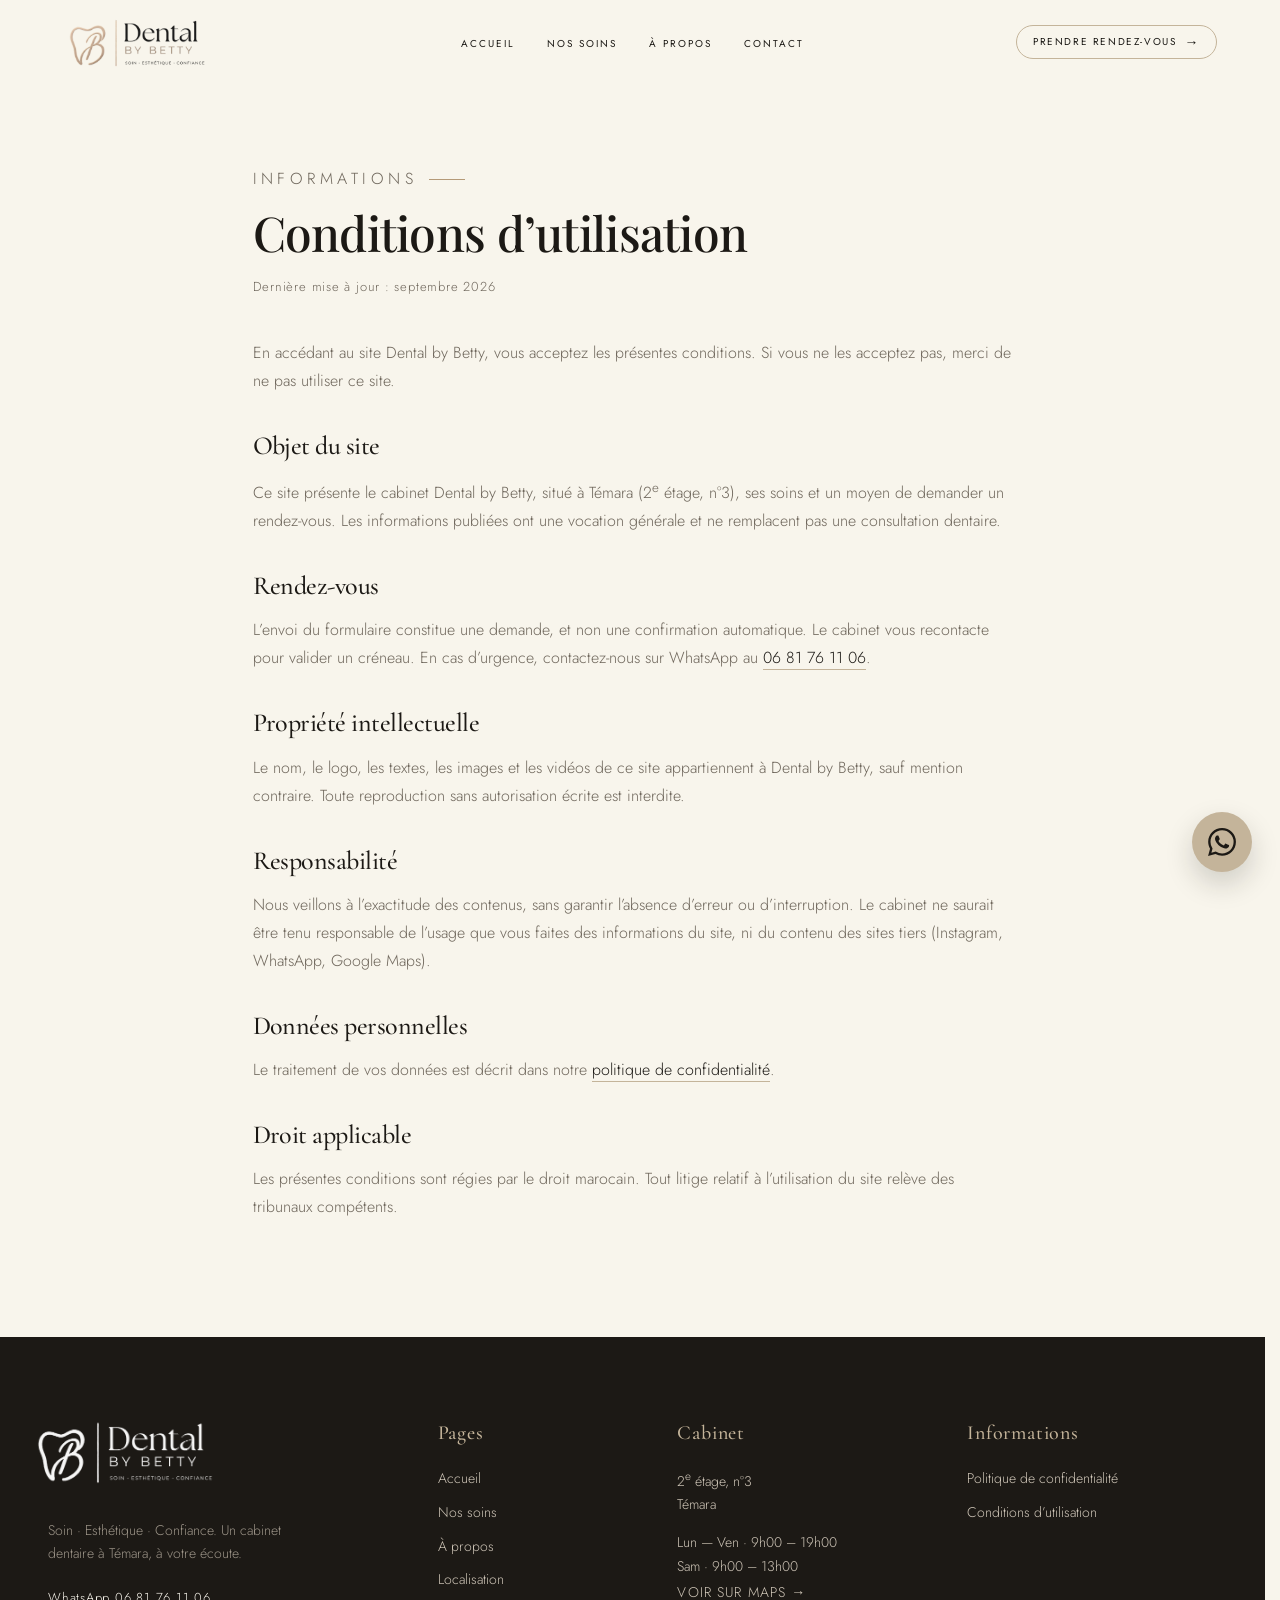
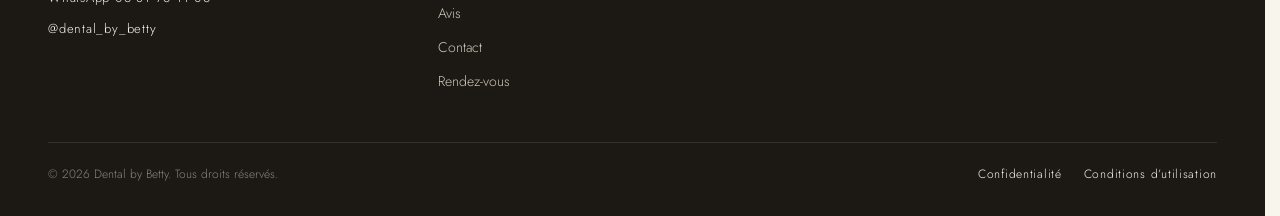
<file: conditions-utilisation.html>
<!DOCTYPE html>
<html lang="fr">
  <head>
    <meta charset="UTF-8" />
    <meta name="viewport" content="width=device-width, initial-scale=1.0" />
    <title>Conditions d’utilisation | Dentiste Témara — Dental by Betty</title>
    <meta
      name="description"
      content="Conditions d’utilisation du site Dental by Betty, cabinet dentaire à Témara près de Rabat."
    />
    <meta name="robots" content="index, follow" />
    <link rel="canonical" href="conditions-utilisation.html" />
    <link rel="icon" type="image/png" href="assets/logo-mark.png" />
    <link rel="preconnect" href="https://fonts.googleapis.com" />
    <link rel="preconnect" href="https://fonts.gstatic.com" crossorigin />
    <link
      href="https://fonts.googleapis.com/css2?family=Cormorant+Garamond:ital,wght@0,400;0,500;0,600;1,400&family=Playfair+Display:wght@400;500;600&family=Jost:wght@300;400;500&display=swap"
      rel="stylesheet"
    />
    <link rel="stylesheet" href="css/style.css?v=50" />
  </head>
  <body>
    <header class="site-header" id="top">
      <nav class="navbar" aria-label="Navigation principale">
        <a class="brand" href="index.html#accueil">
          <img
            class="brand-logo"
            src="assets/logo-header.png"
            alt="Dental by Betty"
            width="178"
            height="56"
          />
        </a>

        <ul class="nav-links" id="nav-links">
          <li>
            <a class="nav-link" href="index.html#accueil">Accueil</a>
          </li>
          <li>
            <a class="nav-link" href="index.html#soins">Nos soins</a>
          </li>
          <li>
            <a class="nav-link" href="index.html#apropos">À propos</a>
          </li>
          <li>
            <a class="nav-link" href="index.html#contact">Contact</a>
          </li>
          <li class="nav-mobile-cta">
            <a class="nav-cta" href="index.html#rendez-vous">
              Prendre rendez-vous
              <span class="nav-cta-arrow" aria-hidden="true">→</span>
            </a>
          </li>
        </ul>

        <a class="nav-cta" href="index.html#rendez-vous">
          Prendre rendez-vous
          <span class="nav-cta-arrow" aria-hidden="true">→</span>
        </a>

        <button
          class="nav-toggle"
          type="button"
          aria-expanded="false"
          aria-controls="nav-links"
          aria-label="Ouvrir le menu"
        >
          <span></span>
          <span></span>
        </button>
      </nav>
    </header>

    <main class="legal">
      <div class="legal-inner">
        <p class="soins-kicker">Informations <span></span></p>
        <h1>Conditions d’utilisation</h1>
        <p class="legal-updated">Dernière mise à jour : septembre 2026</p>

        <p>
          En accédant au site Dental by Betty, vous acceptez les présentes
          conditions. Si vous ne les acceptez pas, merci de ne pas utiliser ce
          site.
        </p>

        <h2>Objet du site</h2>
        <p>
          Ce site présente le cabinet Dental by Betty, situé à Témara
          (2<sup>e</sup> étage, n°3), ses soins et un moyen de demander un
          rendez-vous. Les informations publiées ont une vocation générale et
          ne remplacent pas une consultation dentaire.
        </p>

        <h2>Rendez-vous</h2>
        <p>
          L’envoi du formulaire constitue une demande, et non une confirmation
          automatique. Le cabinet vous recontacte pour valider un créneau.
          En cas d’urgence, contactez-nous sur WhatsApp au
          <a href="https://wa.me/212681761106">06 81 76 11 06</a>.
        </p>

        <h2>Propriété intellectuelle</h2>
        <p>
          Le nom, le logo, les textes, les images et les vidéos de ce site
          appartiennent à Dental by Betty, sauf mention contraire. Toute
          reproduction sans autorisation écrite est interdite.
        </p>

        <h2>Responsabilité</h2>
        <p>
          Nous veillons à l’exactitude des contenus, sans garantir l’absence
          d’erreur ou d’interruption. Le cabinet ne saurait être tenu
          responsable de l’usage que vous faites des informations du site, ni
          du contenu des sites tiers (Instagram, WhatsApp, Google Maps).
        </p>

        <h2>Données personnelles</h2>
        <p>
          Le traitement de vos données est décrit dans notre
          <a href="politique-confidentialite.html"
            >politique de confidentialité</a
          >.
        </p>

        <h2>Droit applicable</h2>
        <p>
          Les présentes conditions sont régies par le droit marocain. Tout
          litige relatif à l’utilisation du site relève des tribunaux
          compétents.
        </p>
      </div>
    </main>

    <footer class="site-footer">
      <div class="footer-inner">
        <div class="footer-grid">
          <div class="footer-brand-col">
            <a class="footer-brand" href="index.html#accueil">
              <img src="assets/logo-header.png" alt="Dental by Betty" />
            </a>
            <p class="footer-tagline">
              Soin · Esthétique · Confiance. Un cabinet dentaire à Témara,
              à votre écoute.
            </p>
            <div class="footer-contacts">
              <a
                href="https://wa.me/212681761106"
                target="_blank"
                rel="noopener noreferrer"
                >WhatsApp 06 81 76 11 06</a
              >
              <a
                href="https://instagram.com/dental_by_betty"
                target="_blank"
                rel="noopener noreferrer"
                >@dental_by_betty</a
              >
            </div>
          </div>

          <nav class="footer-col" aria-label="Pages">
            <h3>Pages</h3>
            <ul>
              <li><a href="index.html#accueil">Accueil</a></li>
              <li><a href="index.html#soins">Nos soins</a></li>
              <li><a href="index.html#apropos">À propos</a></li>
              <li><a href="index.html#location">Localisation</a></li>
              <li><a href="index.html#avis">Avis</a></li>
              <li><a href="index.html#contact">Contact</a></li>
              <li><a href="index.html#rendez-vous">Rendez-vous</a></li>
            </ul>
          </nav>

          <div class="footer-col">
            <h3>Cabinet</h3>
            <p>
              2<sup>e</sup> étage, n°3<br />
              Témara
            </p>
            <p>
              Lun — Ven · 9h00 – 19h00<br />
              Sam · 9h00 – 13h00
            </p>
            <a
              class="footer-map"
              href="https://www.google.com/maps?q=33.927513,-6.897366"
              target="_blank"
              rel="noopener noreferrer"
              >Voir sur Maps →</a
            >
          </div>

          <nav class="footer-col" aria-label="Informations légales">
            <h3>Informations</h3>
            <ul>
              <li>
                <a href="politique-confidentialite.html"
                  >Politique de confidentialité</a
                >
              </li>
              <li>
                <a href="conditions-utilisation.html"
                  >Conditions d’utilisation</a
                >
              </li>
            </ul>
          </nav>
        </div>

        <div class="footer-bottom">
          <p>
            © <span id="year"></span> Dental by Betty. Tous droits réservés.
          </p>
          <div class="footer-bottom-links">
            <a href="politique-confidentialite.html">Confidentialité</a>
            <a href="conditions-utilisation.html">Conditions d’utilisation</a>
          </div>
        </div>
      </div>
    </footer>

    <a
      class="whatsapp-fab"
      href="https://wa.me/212681761106"
      target="_blank"
      rel="noopener noreferrer"
      aria-label="WhatsApp 06 81 76 11 06"
    >
      <svg viewBox="0 0 24 24" aria-hidden="true">
        <path
          d="M17.472 14.382c-.297-.149-1.758-.867-2.03-.967-.273-.099-.471-.148-.67.15-.197.297-.767.966-.94 1.164-.173.199-.347.223-.644.075-.297-.15-1.255-.463-2.39-1.475-.883-.788-1.48-1.761-1.653-2.059-.173-.297-.018-.458.13-.606.134-.133.298-.347.446-.52.149-.174.198-.298.298-.497.099-.198.05-.371-.025-.52-.075-.149-.669-1.612-.916-2.207-.242-.579-.487-.5-.669-.51-.173-.008-.371-.01-.57-.01-.198 0-.52.074-.792.372-.272.297-1.04 1.016-1.04 2.479 0 1.462 1.065 2.875 1.213 3.074.149.198 2.096 3.2 5.077 4.487.709.306 1.262.489 1.694.625.712.227 1.36.195 1.871.118.571-.085 1.758-.719 2.006-1.413.248-.694.248-1.289.173-1.413-.074-.124-.272-.198-.57-.347m-5.421 7.403h-.004a9.87 9.87 0 01-5.031-1.378l-.361-.214-3.741.982.998-3.648-.235-.374a9.86 9.86 0 01-1.51-5.26c.001-5.45 4.436-9.884 9.888-9.884 2.64 0 5.122 1.03 6.988 2.898a9.825 9.825 0 012.893 6.994c-.003 5.45-4.435 9.884-9.885 9.884m8.413-18.297A11.815 11.815 0 0012.05 0C5.495 0 .16 5.335.157 11.892c0 2.096.547 4.142 1.588 5.945L.057 24l6.305-1.654a11.882 11.882 0 005.683 1.448h.005c6.554 0 11.89-5.335 11.893-11.893a11.821 11.821 0 00-3.48-8.413z"
        />
      </svg>
    </a>
    <script src="js/main.js?v=12"></script>
  </body>
</html>
</file>
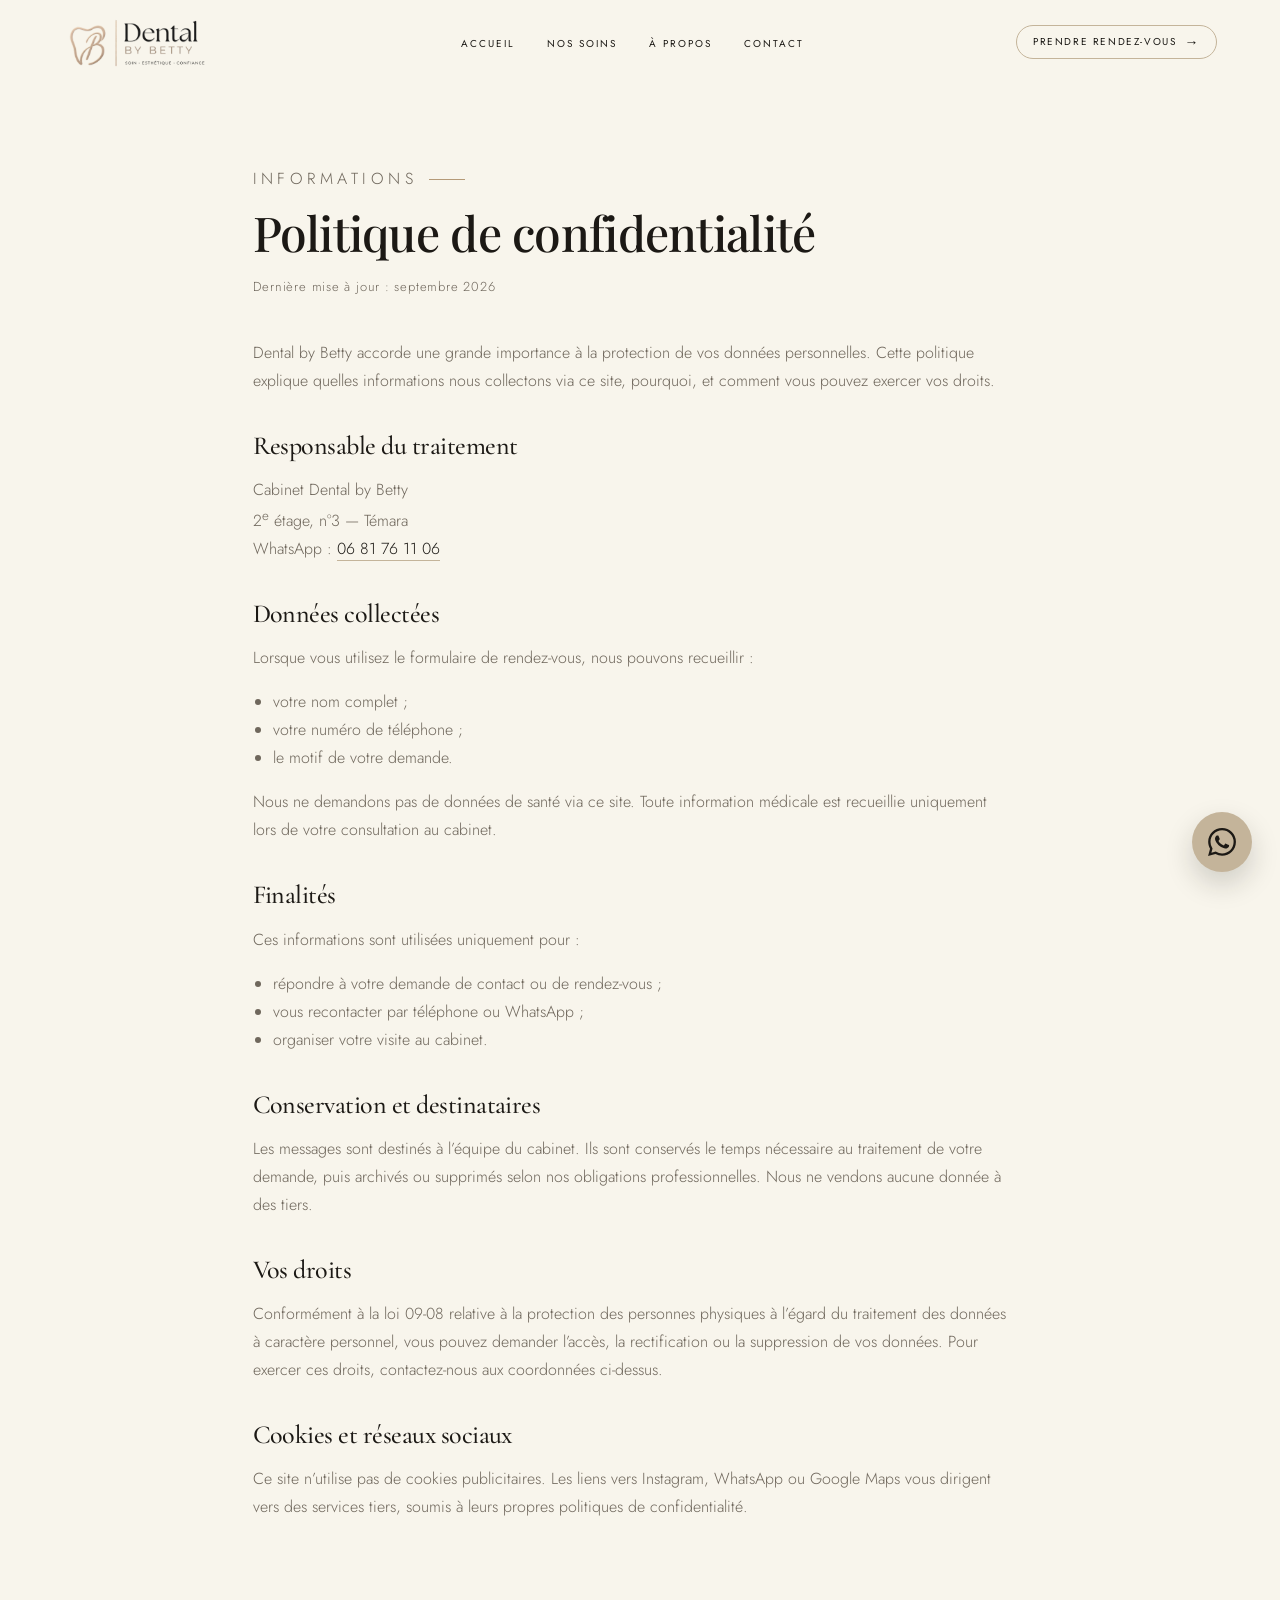
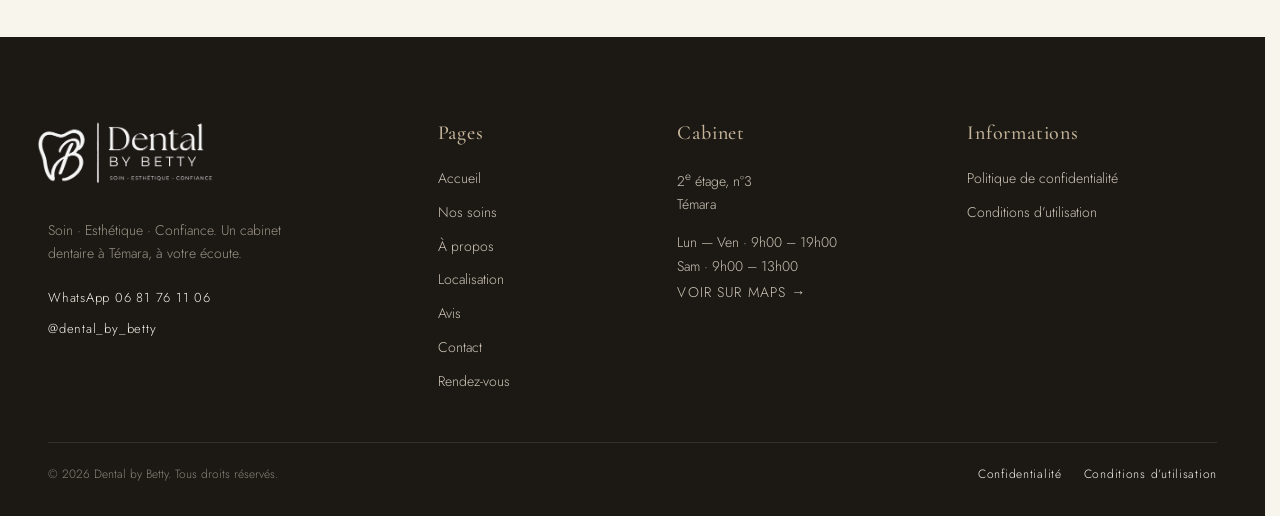
<file: politique-confidentialite.html>
<!DOCTYPE html>
<html lang="fr">
  <head>
    <meta charset="UTF-8" />
    <meta name="viewport" content="width=device-width, initial-scale=1.0" />
    <title>Politique de confidentialité | Dentiste Témara — Dental by Betty</title>
    <meta
      name="description"
      content="Politique de confidentialité du cabinet dentaire Dental by Betty à Témara, proche de Rabat."
    />
    <meta name="robots" content="index, follow" />
    <link rel="canonical" href="politique-confidentialite.html" />
    <link rel="icon" type="image/png" href="assets/logo-mark.png" />
    <link rel="preconnect" href="https://fonts.googleapis.com" />
    <link rel="preconnect" href="https://fonts.gstatic.com" crossorigin />
    <link
      href="https://fonts.googleapis.com/css2?family=Cormorant+Garamond:ital,wght@0,400;0,500;0,600;1,400&family=Playfair+Display:wght@400;500;600&family=Jost:wght@300;400;500&display=swap"
      rel="stylesheet"
    />
    <link rel="stylesheet" href="css/style.css?v=50" />
  </head>
  <body>
    <header class="site-header" id="top">
      <nav class="navbar" aria-label="Navigation principale">
        <a class="brand" href="index.html#accueil">
          <img
            class="brand-logo"
            src="assets/logo-header.png"
            alt="Dental by Betty"
            width="178"
            height="56"
          />
        </a>

        <ul class="nav-links" id="nav-links">
          <li>
            <a class="nav-link" href="index.html#accueil">Accueil</a>
          </li>
          <li>
            <a class="nav-link" href="index.html#soins">Nos soins</a>
          </li>
          <li>
            <a class="nav-link" href="index.html#apropos">À propos</a>
          </li>
          <li>
            <a class="nav-link" href="index.html#contact">Contact</a>
          </li>
          <li class="nav-mobile-cta">
            <a class="nav-cta" href="index.html#rendez-vous">
              Prendre rendez-vous
              <span class="nav-cta-arrow" aria-hidden="true">→</span>
            </a>
          </li>
        </ul>

        <a class="nav-cta" href="index.html#rendez-vous">
          Prendre rendez-vous
          <span class="nav-cta-arrow" aria-hidden="true">→</span>
        </a>

        <button
          class="nav-toggle"
          type="button"
          aria-expanded="false"
          aria-controls="nav-links"
          aria-label="Ouvrir le menu"
        >
          <span></span>
          <span></span>
        </button>
      </nav>
    </header>

    <main class="legal">
      <div class="legal-inner">
        <p class="soins-kicker">Informations <span></span></p>
        <h1>Politique de confidentialité</h1>
        <p class="legal-updated">Dernière mise à jour : septembre 2026</p>

        <p>
          Dental by Betty accorde une grande importance à la protection de vos
          données personnelles. Cette politique explique quelles informations
          nous collectons via ce site, pourquoi, et comment vous pouvez exercer
          vos droits.
        </p>

        <h2>Responsable du traitement</h2>
        <p>
          Cabinet Dental by Betty<br />
          2<sup>e</sup> étage, n°3 — Témara<br />
          WhatsApp :
          <a href="https://wa.me/212681761106">06 81 76 11 06</a>
        </p>

        <h2>Données collectées</h2>
        <p>
          Lorsque vous utilisez le formulaire de rendez-vous, nous pouvons
          recueillir :
        </p>
        <ul>
          <li>votre nom complet ;</li>
          <li>votre numéro de téléphone ;</li>
          <li>le motif de votre demande.</li>
        </ul>
        <p>
          Nous ne demandons pas de données de santé via ce site. Toute
          information médicale est recueillie uniquement lors de votre
          consultation au cabinet.
        </p>

        <h2>Finalités</h2>
        <p>Ces informations sont utilisées uniquement pour :</p>
        <ul>
          <li>répondre à votre demande de contact ou de rendez-vous ;</li>
          <li>vous recontacter par téléphone ou WhatsApp ;</li>
          <li>organiser votre visite au cabinet.</li>
        </ul>

        <h2>Conservation et destinataires</h2>
        <p>
          Les messages sont destinés à l’équipe du cabinet. Ils sont conservés
          le temps nécessaire au traitement de votre demande, puis archivés ou
          supprimés selon nos obligations professionnelles. Nous ne vendons
          aucune donnée à des tiers.
        </p>

        <h2>Vos droits</h2>
        <p>
          Conformément à la loi 09-08 relative à la protection des personnes
          physiques à l’égard du traitement des données à caractère personnel,
          vous pouvez demander l’accès, la rectification ou la suppression de
          vos données. Pour exercer ces droits, contactez-nous aux coordonnées
          ci-dessus.
        </p>

        <h2>Cookies et réseaux sociaux</h2>
        <p>
          Ce site n’utilise pas de cookies publicitaires. Les liens vers
          Instagram, WhatsApp ou Google Maps vous dirigent vers des services
          tiers, soumis à leurs propres politiques de confidentialité.
        </p>
      </div>
    </main>

    <footer class="site-footer">
      <div class="footer-inner">
        <div class="footer-grid">
          <div class="footer-brand-col">
            <a class="footer-brand" href="index.html#accueil">
              <img src="assets/logo-header.png" alt="Dental by Betty" />
            </a>
            <p class="footer-tagline">
              Soin · Esthétique · Confiance. Un cabinet dentaire à Témara,
              à votre écoute.
            </p>
            <div class="footer-contacts">
              <a
                href="https://wa.me/212681761106"
                target="_blank"
                rel="noopener noreferrer"
                >WhatsApp 06 81 76 11 06</a
              >
              <a
                href="https://instagram.com/dental_by_betty"
                target="_blank"
                rel="noopener noreferrer"
                >@dental_by_betty</a
              >
            </div>
          </div>

          <nav class="footer-col" aria-label="Pages">
            <h3>Pages</h3>
            <ul>
              <li><a href="index.html#accueil">Accueil</a></li>
              <li><a href="index.html#soins">Nos soins</a></li>
              <li><a href="index.html#apropos">À propos</a></li>
              <li><a href="index.html#location">Localisation</a></li>
              <li><a href="index.html#avis">Avis</a></li>
              <li><a href="index.html#contact">Contact</a></li>
              <li><a href="index.html#rendez-vous">Rendez-vous</a></li>
            </ul>
          </nav>

          <div class="footer-col">
            <h3>Cabinet</h3>
            <p>
              2<sup>e</sup> étage, n°3<br />
              Témara
            </p>
            <p>
              Lun — Ven · 9h00 – 19h00<br />
              Sam · 9h00 – 13h00
            </p>
            <a
              class="footer-map"
              href="https://www.google.com/maps?q=33.927513,-6.897366"
              target="_blank"
              rel="noopener noreferrer"
              >Voir sur Maps →</a
            >
          </div>

          <nav class="footer-col" aria-label="Informations légales">
            <h3>Informations</h3>
            <ul>
              <li>
                <a href="politique-confidentialite.html"
                  >Politique de confidentialité</a
                >
              </li>
              <li>
                <a href="conditions-utilisation.html"
                  >Conditions d’utilisation</a
                >
              </li>
            </ul>
          </nav>
        </div>

        <div class="footer-bottom">
          <p>
            © <span id="year"></span> Dental by Betty. Tous droits réservés.
          </p>
          <div class="footer-bottom-links">
            <a href="politique-confidentialite.html">Confidentialité</a>
            <a href="conditions-utilisation.html">Conditions d’utilisation</a>
          </div>
        </div>
      </div>
    </footer>

    <a
      class="whatsapp-fab"
      href="https://wa.me/212681761106"
      target="_blank"
      rel="noopener noreferrer"
      aria-label="WhatsApp 06 81 76 11 06"
    >
      <svg viewBox="0 0 24 24" aria-hidden="true">
        <path
          d="M17.472 14.382c-.297-.149-1.758-.867-2.03-.967-.273-.099-.471-.148-.67.15-.197.297-.767.966-.94 1.164-.173.199-.347.223-.644.075-.297-.15-1.255-.463-2.39-1.475-.883-.788-1.48-1.761-1.653-2.059-.173-.297-.018-.458.13-.606.134-.133.298-.347.446-.52.149-.174.198-.298.298-.497.099-.198.05-.371-.025-.52-.075-.149-.669-1.612-.916-2.207-.242-.579-.487-.5-.669-.51-.173-.008-.371-.01-.57-.01-.198 0-.52.074-.792.372-.272.297-1.04 1.016-1.04 2.479 0 1.462 1.065 2.875 1.213 3.074.149.198 2.096 3.2 5.077 4.487.709.306 1.262.489 1.694.625.712.227 1.36.195 1.871.118.571-.085 1.758-.719 2.006-1.413.248-.694.248-1.289.173-1.413-.074-.124-.272-.198-.57-.347m-5.421 7.403h-.004a9.87 9.87 0 01-5.031-1.378l-.361-.214-3.741.982.998-3.648-.235-.374a9.86 9.86 0 01-1.51-5.26c.001-5.45 4.436-9.884 9.888-9.884 2.64 0 5.122 1.03 6.988 2.898a9.825 9.825 0 012.893 6.994c-.003 5.45-4.435 9.884-9.885 9.884m8.413-18.297A11.815 11.815 0 0012.05 0C5.495 0 .16 5.335.157 11.892c0 2.096.547 4.142 1.588 5.945L.057 24l6.305-1.654a11.882 11.882 0 005.683 1.448h.005c6.554 0 11.89-5.335 11.893-11.893a11.821 11.821 0 00-3.48-8.413z"
        />
      </svg>
    </a>
    <script src="js/main.js?v=12"></script>
  </body>
</html>
</file>
<file: css/style.css>
:root {
  --bg: #f8f5ec;
  --ink: #1c1915;
  --muted: #6f675c;
  --gold: #c4b49a;
  --gold-strong: #b59a78;
  --line: rgba(28, 25, 21, 0.08);
  --serif: "Cormorant Garamond", "Times New Roman", serif;
  --sans: "Jost", "Helvetica Neue", sans-serif;
}

*,
*::before,
*::after {
  box-sizing: border-box;
}

html {
  scroll-behavior: smooth;
  scrollbar-gutter: stable;
  scroll-padding-top: 88px;
}

body {
  margin: 0;
  background: var(--bg);
  color: var(--ink);
  font-family: var(--sans);
  font-weight: 300;
  line-height: 1.6;
  overflow-x: hidden;
}

img {
  max-width: 100%;
  display: block;
}

a {
  color: inherit;
  text-decoration: none;
}

.site-header {
  position: sticky;
  top: 0;
  z-index: 40;
  background: var(--bg);
  border-bottom: 1px solid transparent;
  transition: box-shadow 0.3s ease, border-color 0.3s ease;
}

.navbar {
  position: relative;
  display: flex;
  align-items: center;
  justify-content: space-between;
  max-width: 1360px;
  margin: 0 auto;
  padding: 14px 48px;
  min-height: 68px;
  transition: padding 0.3s ease, min-height 0.3s ease;
}

.brand {
  display: inline-flex;
  align-items: center;
  position: relative;
  z-index: 2;
}

.brand-logo {
  display: block;
  height: 56px;
  width: 178px;
  object-fit: cover;
  object-position: center;
  transition: height 0.3s ease, width 0.3s ease;
}

.site-header.is-scrolled {
  box-shadow: 0 6px 20px rgba(28, 25, 21, 0.05);
  border-bottom-color: rgba(28, 25, 21, 0.06);
}

.site-header.is-scrolled .navbar {
  padding-top: 8px;
  padding-bottom: 8px;
  min-height: 58px;
}

.site-header.is-scrolled .brand-logo {
  height: 48px;
  width: 152px;
}

.nav-links {
  position: absolute;
  left: 50%;
  transform: translateX(-50%);
  display: flex;
  align-items: center;
  gap: 32px;
  list-style: none;
  margin: 0;
  padding: 0;
}

.nav-mobile-cta {
  display: none;
}

.nav-link {
  position: relative;
  font-size: 10px;
  font-weight: 400;
  letter-spacing: 0.2em;
  text-transform: uppercase;
  color: var(--ink);
  padding-bottom: 6px;
}

.nav-link::after {
  content: "";
  position: absolute;
  left: 0;
  bottom: 0;
  width: 100%;
  height: 1.5px;
  background: var(--gold-strong);
  transform: scaleX(0);
  transform-origin: left;
  transition: transform 0.25s ease;
}

.nav-link.is-active::after,
.nav-link:hover::after {
  transform: scaleX(1);
}

.nav-cta {
  position: relative;
  z-index: 2;
  display: inline-flex;
  align-items: center;
  gap: 8px;
  padding: 8px 16px;
  border: 1px solid var(--gold);
  border-radius: 999px;
  font-size: 10px;
  font-weight: 400;
  letter-spacing: 0.16em;
  text-transform: uppercase;
  color: #1a1814;
  background: transparent;
  cursor: pointer;
  transition: background 0.25s ease, color 0.25s ease, border-color 0.25s ease;
}

.nav-cta:hover {
  background: var(--ink);
  color: var(--bg);
  border-color: var(--ink);
}

.nav-cta-arrow {
  font-size: 14px;
  line-height: 1;
}

.nav-toggle {
  display: none;
  width: 36px;
  height: 36px;
  margin-left: auto;
  border: 1px solid var(--gold-strong);
  border-radius: 999px;
  background: var(--bg);
  padding: 0;
  cursor: pointer;
  z-index: 3;
  flex-direction: column;
  align-items: center;
  justify-content: center;
  gap: 5px;
}

.nav-toggle span {
  display: block;
  width: 16px;
  height: 1.5px;
  margin: 0;
  background: var(--ink);
}

.section {
  max-width: 1100px;
  margin: 0 auto;
  padding: 88px 40px;
}

.hero {
  position: relative;
  min-height: calc(100svh - 68px);
  display: flex;
  align-items: center;
  overflow: hidden;
  background-color: var(--bg);
  background-image: url("../assets/hero.png");
  background-repeat: no-repeat;
  background-size: auto 100%;
  background-position: right center;
}

.hero::before {
  content: "";
  position: absolute;
  inset: 0;
  background: linear-gradient(
    90deg,
    var(--bg) 0%,
    var(--bg) 34%,
    rgba(248, 245, 236, 0.72) 46%,
    rgba(248, 245, 236, 0) 62%
  );
  pointer-events: none;
}

.hero::after {
  content: "";
  position: absolute;
  left: 0;
  right: 0;
  bottom: 0;
  height: 280px;
  background: linear-gradient(
    180deg,
    rgba(248, 245, 236, 0) 0%,
    rgba(248, 245, 236, 0.45) 40%,
    rgba(248, 245, 236, 0.85) 75%,
    var(--bg) 100%
  );
  pointer-events: none;
}

.hero-inner {
  position: relative;
  z-index: 1;
  width: 100%;
  max-width: 1360px;
  margin: 0 auto;
  padding: 72px 48px 88px;
}

.hero-copy {
  max-width: 520px;
}

.hero-eyebrow,
.eyebrow {
  margin: 0 0 18px;
  font-size: 11px;
  letter-spacing: 0.32em;
  text-transform: uppercase;
  color: var(--gold-strong);
}

.hero-eyebrow {
  margin-bottom: 22px;
  letter-spacing: 0.24em;
  color: #9a9388;
}

h1,
h2,
h3 {
  font-family: var(--serif);
  font-weight: 500;
  letter-spacing: -0.02em;
}

h1 {
  margin: 0 0 22px;
  font-family: "Playfair Display", var(--serif);
  font-size: clamp(34px, 3.6vw, 50px);
  font-weight: 500;
  line-height: 1.16;
  letter-spacing: -0.015em;
}

.hero-title-gold {
  color: #c8b396;
}

.hero-title-end {
  white-space: nowrap;
}

h2 {
  margin: 0 0 20px;
  font-size: clamp(32px, 5vw, 52px);
  line-height: 1.12;
}

h3 {
  margin: 12px 0;
  font-size: 28px;
}

.hero-lead,
.about-copy p,
.card p,
.contact-grid p {
  color: var(--muted);
}

.hero-lead {
  max-width: 400px;
  margin: 0 0 30px;
  font-size: 15px;
  line-height: 1.7;
  color: #7a746b;
}

.hero-cta {
  display: inline-flex;
  align-items: center;
  gap: 10px;
  padding: 15px 28px;
  border: 1px solid var(--gold);
  border-radius: 999px;
  background: var(--gold);
  color: #1a1814;
  font-size: 11px;
  font-weight: 400;
  letter-spacing: 0.16em;
  text-transform: uppercase;
  cursor: pointer;
  transition: background 0.25s ease, color 0.25s ease, border-color 0.25s ease;
}

.hero-cta:hover {
  background: var(--ink);
  border-color: var(--ink);
  color: var(--bg);
}

.hero .hero-cta {
  background: transparent;
  border-color: var(--gold);
  color: #1a1814;
}

.hero .hero-cta:hover {
  background: var(--ink);
  border-color: var(--ink);
  color: var(--bg);
}

.soins {
  position: relative;
  min-height: 740px;
  padding: 110px 40px 120px;
  background-color: var(--bg);
  background-image: url("../assets/soins-bg.png");
  background-repeat: no-repeat;
  background-size: cover;
  background-position: center 82%;
}

.soins::before {
  content: "";
  position: absolute;
  left: 0;
  right: 0;
  top: 0;
  height: 320px;
  background: linear-gradient(
    180deg,
    var(--bg) 0%,
    rgba(248, 245, 236, 0.82) 35%,
    rgba(248, 245, 236, 0.35) 70%,
    rgba(248, 245, 236, 0) 100%
  );
  pointer-events: none;
}

.soins-inner {
  position: relative;
  z-index: 1;
  max-width: 1180px;
  margin: 0 auto;
}

.soins-top {
  display: grid;
  grid-template-columns: 1.15fr 0.85fr;
  gap: 48px;
  align-items: end;
  margin-bottom: 48px;
}

.soins-kicker {
  display: flex;
  align-items: center;
  gap: 12px;
  margin: 0 0 16px;
  font-size: 11px;
  letter-spacing: 0.28em;
  text-transform: uppercase;
  color: #6f675c;
}

.soins-kicker span {
  width: 36px;
  height: 1px;
  background: #b59a78;
}

.soins-intro h2 {
  margin: 0;
  color: #1a1814;
  font-size: clamp(28px, 3.1vw, 42px);
  line-height: 1.22;
  font-weight: 600;
  letter-spacing: -0.01em;
}

.soins-intro .hero-title-gold {
  color: #a8885c;
}

.soins-lead {
  position: relative;
  margin: 0 0 10px;
  max-width: 360px;
  justify-self: end;
  font-size: 16px;
  line-height: 1.7;
  color: #4f4a43;
}

.soins-lead-line {
  display: block;
  width: 40px;
  height: 1px;
  margin-top: 18px;
  background: #c8b396;
}

.soins-cards {
  display: grid;
  grid-template-columns: repeat(4, 1fr);
  gap: 18px;
}

.soins-card {
  position: relative;
  overflow: hidden;
  padding: 36px 20px 30px;
  text-align: center;
  background: #fff;
  box-shadow: 0 8px 28px rgba(28, 25, 21, 0.05);
}

.soins-card::before {
  content: "";
  position: absolute;
  inset: 0;
  background: url("../assets/hero.png") 72% 28% / cover no-repeat;
  opacity: 0.1;
  pointer-events: none;
}

.soins-card-photo {
  padding: 0;
  background: transparent;
  box-shadow: none;
}

.soins-card-photo::before {
  display: none;
}

.soins-card-photo img {
  width: 100%;
  height: auto;
  object-fit: cover;
  display: block;
}

.soins-card:nth-child(2)::before {
  background-position: 78% 32%;
}

.soins-card:nth-child(3)::before {
  background-position: 68% 24%;
}

.soins-card:nth-child(4)::before {
  background-position: 74% 36%;
}

.soins-icon {
  position: relative;
  z-index: 1;
  display: grid;
  place-items: center;
  width: 58px;
  height: 58px;
  margin: 0 auto 18px;
  border: 1px solid #c8b396;
  border-radius: 50%;
  color: #c4b08a;
}

.soins-icon svg {
  width: 22px;
  height: 22px;
}

.soins-card h3,
.soins-card p {
  position: relative;
  z-index: 1;
}

.soins-card h3 {
  margin: 0 0 10px;
  font-family: var(--sans);
  font-size: 11px;
  font-weight: 400;
  letter-spacing: 0.18em;
  text-transform: uppercase;
}

.soins-card p {
  margin: 0 auto;
  max-width: 200px;
  font-size: 13px;
  line-height: 1.55;
  color: #8a8378;
}

.soins-bottom {
  display: flex;
  align-items: center;
  justify-content: space-between;
  gap: 32px;
  margin-top: 36px;
  padding: 28px 32px;
  background: rgba(255, 255, 255, 0.82);
  backdrop-filter: blur(8px);
}

.soins-points {
  display: grid;
  grid-template-columns: repeat(3, 1fr);
  gap: 28px;
  flex: 1;
}

.soins-points strong {
  display: block;
  margin-bottom: 4px;
  font-family: var(--serif);
  font-size: 22px;
  font-weight: 500;
  color: #1a1814;
}

.soins-points span {
  font-size: 13px;
  color: #6f675c;
}

.section-heading {
  max-width: 640px;
  margin-bottom: 48px;
}

.about {
  padding: 100px 40px;
  background: #fbf8f2;
}

.about-inner {
  display: flex;
  justify-content: space-between;
  align-items: center;
  gap: 48px;
  max-width: 920px;
  margin: 0 auto;
}

.about-copy h2 {
  margin: 0 0 22px;
  font-size: clamp(32px, 4vw, 50px);
  line-height: 1.15;
  font-weight: 500;
  color: #1a1814;
}

.about-copy .hero-title-gold {
  color: #c8b396;
}

.about-copy p {
  max-width: 520px;
  margin: 0 0 28px;
  font-size: 16px;
  line-height: 1.75;
  color: #5c564d;
}

.about-more {
  display: inline-flex;
  align-items: center;
  gap: 10px;
  padding: 12px 22px;
  border: 1px solid var(--gold);
  border-radius: 999px;
  font-size: 11px;
  letter-spacing: 0.16em;
  text-transform: uppercase;
  color: #1a1814;
  background: var(--gold);
  cursor: pointer;
  transition: background 0.25s ease, color 0.25s ease, border-color 0.25s ease;
}

.about-more:hover {
  background: var(--ink);
  border-color: var(--ink);
  color: var(--bg);
}

.about-stats {
  margin: 0;
  display: grid;
  gap: 32px;
  flex: 0 0 200px;
}

.about-stats div {
  margin: 0;
}

.about-stats dt {
  font-family: var(--serif);
  font-size: clamp(42px, 4.5vw, 58px);
  font-weight: 500;
  line-height: 1;
  color: #1a1814;
}

.about-stats dd {
  margin: 10px 0 0;
  font-size: 12px;
  letter-spacing: 0.16em;
  text-transform: uppercase;
  color: #8a8378;
}

.location {
  padding: 40px 40px 100px;
  background: #fbf8f2;
}

.location-inner {
  display: grid;
  grid-template-columns: 0.85fr 1.15fr;
  gap: 48px;
  align-items: center;
  max-width: 1100px;
  margin: 0 auto;
}

.location-copy h2 {
  margin: 0 0 18px;
  font-size: clamp(32px, 4vw, 46px);
  line-height: 1.15;
  font-weight: 500;
  color: #1a1814;
}

.location-copy p {
  max-width: 420px;
  margin: 0 0 20px;
  font-size: 16px;
  line-height: 1.7;
  color: #5c564d;
}

.location-coords {
  display: block;
  font-style: normal;
  font-size: 15px;
  letter-spacing: 0.04em;
  color: #1a1814;
}

.location-map {
  min-height: 360px;
  overflow: hidden;
  background: #eee;
}

.location-map iframe {
  display: block;
  width: 100%;
  height: 380px;
  border: 0;
  filter: grayscale(0.25) contrast(1.02);
}

.avis {
  padding: 80px 40px 100px;
  background: var(--bg);
}

.avis-inner {
  max-width: 1180px;
  margin: 0 auto;
}

.avis-heading {
  margin-bottom: 40px;
}

.avis-heading h2 {
  margin: 0;
  font-size: clamp(32px, 4vw, 48px);
  font-weight: 500;
  color: #1a1814;
}

.reels {
  display: grid;
  grid-template-columns: repeat(4, 1fr);
  gap: 18px;
}

.reel {
  position: relative;
  aspect-ratio: 9 / 16;
  overflow: hidden;
  border-radius: 22px;
  background: #efe8db;
}

.reel-cover,
.reel video {
  position: absolute;
  inset: 0;
  width: 100%;
  height: 100%;
  object-fit: cover;
  display: block;
}

.reel-cover {
  z-index: 1;
  pointer-events: none;
}

.reel video {
  z-index: 0;
  background: #1c1915;
}

.reel.is-playing .reel-cover {
  opacity: 0;
}

.reel-play {
  position: absolute;
  inset: 0;
  margin: auto;
  width: 54px;
  height: 54px;
  border: 1px solid rgba(255, 255, 255, 0.7);
  border-radius: 50%;
  background: rgba(26, 24, 20, 0.35);
  color: #fff;
  font-size: 16px;
  line-height: 1;
  cursor: pointer;
  z-index: 2;
}

.reel.is-playing .reel-play {
  font-size: 14px;
  letter-spacing: 2px;
}

.reel.has-video .reel-hint {
  opacity: 0;
  pointer-events: none;
}

.reel-hint {
  position: absolute;
  left: 16px;
  right: 16px;
  bottom: 18px;
  margin: 0;
  font-size: 12px;
  letter-spacing: 0.04em;
  color: #6f675c;
  text-align: center;
}

.contact {
  padding: 100px 40px 110px;
  background: #fbf8f2;
}

.contact-inner {
  display: grid;
  grid-template-columns: 1fr 0.9fr;
  gap: 72px;
  align-items: start;
  max-width: 1100px;
  margin: 0 auto;
}

.contact-copy h2 {
  margin: 0 0 18px;
  font-size: clamp(32px, 4vw, 48px);
  line-height: 1.15;
  font-weight: 500;
  color: #1a1814;
}

.contact-lead {
  max-width: 420px;
  margin: 0 0 36px;
  font-size: 16px;
  line-height: 1.75;
  color: #5c564d;
}

.contact-details {
  display: grid;
  gap: 22px;
}

.contact-details > div {
  padding-top: 18px;
  border-top: 1px solid rgba(196, 180, 154, 0.45);
}

.contact-details span {
  display: block;
  margin-bottom: 8px;
  font-size: 11px;
  letter-spacing: 0.2em;
  text-transform: uppercase;
  color: #b59a78;
}

.contact-details p {
  margin: 0;
  font-size: 16px;
  line-height: 1.6;
  color: #1a1814;
}

.booking-form {
  display: grid;
  gap: 18px;
  padding: 36px 32px 40px;
  background: #fff;
  box-shadow: 0 16px 40px rgba(28, 25, 21, 0.05);
}

.booking-form h3 {
  margin: -4px 0 8px;
  font-size: 28px;
  font-weight: 500;
  color: #1a1814;
}

.booking-form label {
  display: grid;
  gap: 8px;
  font-size: 12px;
  letter-spacing: 0.12em;
  text-transform: uppercase;
}

.booking-form input,
.booking-form textarea,
.booking-form button {
  font: inherit;
  border-radius: 0;
}

.booking-form input,
.booking-form textarea {
  padding: 14px 12px;
  border: 0;
  border-bottom: 1px solid rgba(28, 25, 21, 0.18);
  background: transparent;
  color: var(--ink);
}

.booking-form textarea {
  resize: vertical;
  min-height: 92px;
  line-height: 1.6;
  text-transform: none;
  letter-spacing: 0;
  outline: none;
  appearance: none;
  background: #f8f5ec;
  border: 0;
  border-bottom: 1px solid rgba(28, 25, 21, 0.18);
}

.booking-form input:focus,
.booking-form textarea:focus {
  border-bottom-color: var(--gold);
}

.motif-field,
.motif-other {
  display: grid;
  gap: 8px;
  font-size: 12px;
  letter-spacing: 0.12em;
  text-transform: uppercase;
}

.motif-other[hidden] {
  display: none;
}

.motif-select {
  position: relative;
}

.motif-trigger {
  display: flex;
  align-items: center;
  justify-content: space-between;
  width: 100%;
  padding: 14px 4px 14px 12px;
  border: 0;
  border-bottom: 1px solid rgba(28, 25, 21, 0.18);
  background: transparent;
  color: var(--ink);
  text-align: left;
  letter-spacing: 0.02em;
  text-transform: none;
  cursor: pointer;
}

.motif-trigger:hover,
.motif-select.is-open .motif-trigger {
  border-bottom-color: var(--gold);
}

.motif-value {
  font-size: 15px;
  font-weight: 300;
}

.motif-chevron {
  width: 8px;
  height: 8px;
  margin-right: 4px;
  border-right: 1px solid var(--gold-strong);
  border-bottom: 1px solid var(--gold-strong);
  transform: rotate(45deg) translateY(-2px);
  transition: transform 0.2s ease;
}

.motif-select.is-open .motif-chevron {
  transform: rotate(225deg) translateY(-2px);
}

.motif-menu {
  position: absolute;
  left: 0;
  right: 0;
  bottom: calc(100% + 8px);
  z-index: 8;
  margin: 0;
  padding: 10px;
  list-style: none;
  background: #f8f5ec;
  border: 1px solid rgba(196, 180, 154, 0.55);
  box-shadow: 0 18px 40px rgba(28, 25, 21, 0.1);
}

.motif-menu button {
  display: block;
  width: 100%;
  margin: 0;
  padding: 12px 14px;
  border: 0;
  border-radius: 0;
  background: transparent;
  color: var(--ink);
  font-family: var(--serif);
  font-size: 18px;
  letter-spacing: 0.02em;
  text-align: left;
  text-transform: none;
  cursor: pointer;
  transition: background 0.2s ease, color 0.2s ease;
}

.motif-menu button:hover {
  background: rgba(196, 180, 154, 0.28);
}

.motif-menu button[aria-selected="true"] {
  background: rgba(196, 180, 154, 0.34);
  color: var(--gold-strong);
  box-shadow: inset 2px 0 0 var(--gold-strong);
}

.motif-other textarea {
  text-transform: none;
  letter-spacing: 0.01em;
}

.booking-form button[type="submit"] {
  margin-top: 8px;
  padding: 14px 22px;
  border: 1px solid var(--gold);
  border-radius: 999px;
  background: var(--gold);
  color: #1a1814;
  letter-spacing: 0.16em;
  text-transform: uppercase;
  cursor: pointer;
  transition: background 0.25s ease, color 0.25s ease, border-color 0.25s ease;
}

.booking-form button[type="submit"]:hover {
  background: var(--ink);
  color: var(--bg);
  border-color: var(--ink);
}

.booking-gotcha {
  position: absolute;
  left: -9999px;
  width: 1px;
  height: 1px;
  overflow: hidden;
}

.booking-error {
  margin: 0;
  font-size: 14px;
  line-height: 1.5;
  color: #8a3d32;
}

.booking-error[hidden] {
  display: none;
}

.booking-form.is-sending button[type="submit"] {
  opacity: 0.7;
  pointer-events: none;
}

.booking-success[hidden] {
  display: none;
}

.booking-form.is-sent > :not(.booking-success) {
  display: none;
}

.booking-form.is-sent {
  min-height: 420px;
  align-content: center;
  text-align: center;
}

.booking-success h3 {
  margin: 0 0 14px;
}

.booking-success p {
  max-width: 320px;
  margin: 0 auto;
  font-size: 16px;
  line-height: 1.7;
  color: var(--muted);
}

.site-footer {
  padding: 72px 48px 32px;
  background: var(--ink);
  color: #d8d0c4;
}

.footer-inner {
  max-width: 1200px;
  margin: 0 auto;
}

.footer-grid {
  display: grid;
  grid-template-columns: 1.4fr 0.8fr 1fr 1fr;
  gap: 48px 40px;
  padding-bottom: 48px;
  border-bottom: 1px solid rgba(248, 245, 236, 0.1);
}

.footer-brand {
  display: inline-block;
}

.footer-brand img {
  height: 84px;
  width: 268px;
  margin-left: -38px;
  object-fit: cover;
  object-position: center;
  filter: brightness(0) invert(1);
  opacity: 0.96;
}

.footer-tagline {
  max-width: 280px;
  margin: 18px 0 22px;
  font-size: 14px;
  line-height: 1.7;
  color: #9c9488;
}

.footer-contacts {
  display: flex;
  flex-direction: column;
  gap: 10px;
  font-size: 13px;
  letter-spacing: 0.06em;
}

.footer-contacts a,
.footer-col a,
.footer-bottom-links a {
  color: #f8f5ec;
  transition: color 0.2s ease;
}

.footer-contacts a:hover,
.footer-col a:hover,
.footer-bottom-links a:hover,
.footer-map:hover {
  color: var(--gold);
}

.footer-col h3 {
  margin: 8px 0 18px;
  font-family: var(--serif);
  font-size: 20px;
  font-weight: 500;
  color: var(--gold);
  letter-spacing: 0.04em;
}

.footer-col ul {
  margin: 0;
  padding: 0;
  list-style: none;
  display: grid;
  gap: 10px;
}

.footer-col p,
.footer-col a,
.footer-col li {
  margin: 0;
  font-size: 14px;
  line-height: 1.7;
  color: #cfc6b8;
}

.footer-col p + p {
  margin-top: 14px;
}

.footer-map {
  display: inline-block;
  margin-top: 16px;
  font-size: 13px;
  letter-spacing: 0.08em;
  text-transform: uppercase;
  color: #f8f5ec;
}

.footer-bottom {
  display: flex;
  align-items: center;
  justify-content: space-between;
  gap: 20px;
  padding-top: 22px;
}

.footer-bottom p {
  margin: 0;
  font-size: 12px;
  color: #8a8378;
}

.footer-bottom-links {
  display: flex;
  flex-wrap: wrap;
  gap: 22px;
  font-size: 12px;
  letter-spacing: 0.06em;
}

.legal {
  padding: 80px 48px 100px;
}

.legal-inner {
  max-width: 760px;
  margin: 0 auto;
}

.legal .soins-kicker {
  margin-bottom: 12px;
}

.legal h1 {
  margin: 0 0 16px;
  font-family: "Playfair Display", var(--serif);
  font-size: clamp(32px, 5vw, 48px);
  font-weight: 500;
  line-height: 1.15;
}

.legal .legal-updated {
  margin: 0 0 40px;
  font-size: 13px;
  letter-spacing: 0.06em;
  color: var(--muted);
}

.legal h2 {
  margin: 36px 0 12px;
  font-size: 26px;
}

.legal p,
.legal li {
  color: var(--muted);
  font-size: 16px;
  line-height: 1.75;
}

.legal ul {
  padding-left: 20px;
}

.legal a {
  color: var(--ink);
  border-bottom: 1px solid var(--gold);
}

.legal a:hover {
  color: var(--gold-strong);
}

@media (max-width: 1100px) {
  .navbar {
    padding: 12px 28px;
  }

  .nav-links {
    gap: 22px;
  }

  .soins,
  .about,
  .location,
  .avis,
  .contact,
  .legal {
    padding-left: 28px;
    padding-right: 28px;
  }

  .hero-inner {
    padding-left: 28px;
    padding-right: 28px;
  }

  .soins-cards,
  .reels {
    grid-template-columns: repeat(2, 1fr);
  }

  .contact-inner {
    gap: 40px;
  }

  .footer-grid {
    grid-template-columns: 1fr 1fr;
    gap: 36px 28px;
  }
}

@media (max-width: 900px) {
  html {
    scroll-padding-top: 56px;
  }

  .navbar {
    padding: 4px 14px;
    min-height: 50px;
  }

  .brand-logo {
    width: 138px;
    height: 42px;
  }

  .site-header.is-scrolled .navbar {
    padding-top: 2px;
    padding-bottom: 2px;
    min-height: 46px;
  }

  .site-header.is-scrolled .brand-logo {
    width: 128px;
    height: 38px;
  }

  .nav-toggle {
    display: flex;
    width: 32px;
    height: 32px;
    gap: 4px;
  }

  .nav-links {
    display: none;
    position: fixed;
    top: 50px;
    left: 0;
    right: 0;
    bottom: 0;
    transform: none;
    flex-direction: column;
    justify-content: flex-start;
    gap: 26px;
    padding: 36px 28px 40px;
    background: var(--bg);
    border-top: 1px solid var(--line);
    z-index: 35;
    overflow-y: auto;
  }

  .nav-links.is-open {
    display: flex;
  }

  .site-header.is-scrolled .nav-links {
    top: 46px;
  }

  body.is-menu-open {
    overflow: hidden;
  }

  .navbar > .nav-cta {
    display: none;
  }

  .nav-mobile-cta {
    display: block;
    padding-top: 8px;
  }

  .hero {
    min-height: auto;
    align-items: flex-end;
    background-position: 80% 12%;
    background-size: 170% auto;
  }

  .hero::before {
    background: linear-gradient(
      180deg,
      rgba(248, 245, 236, 0) 0%,
      rgba(248, 245, 236, 0.15) 38%,
      var(--bg) 58%
    );
  }

  .hero-inner {
    padding: min(42vw, 340px) 22px 56px;
  }

  .hero-copy {
    max-width: none;
  }

  .hero h1 {
    font-size: clamp(32px, 8.4vw, 42px);
  }

  .hero-title-end {
    white-space: normal;
  }

  .soins {
    min-height: 0;
    padding: 72px 22px;
  }

  .section {
    padding: 72px 22px;
  }

  .soins-top,
  .contact-inner,
  .location-inner {
    grid-template-columns: 1fr;
  }

  .soins-cards,
  .reels {
    grid-template-columns: repeat(2, 1fr);
  }

  .contact,
  .about,
  .location,
  .avis,
  .legal {
    padding: 72px 22px;
  }

  .about-inner {
    flex-direction: column;
    align-items: flex-start;
    gap: 36px;
  }

  .about-stats {
    flex: none;
    width: 100%;
    grid-template-columns: repeat(3, 1fr);
    gap: 18px;
  }

  .soins-lead {
    justify-self: start;
    max-width: none;
  }

  .soins-bottom {
    flex-direction: column;
    align-items: stretch;
    padding: 24px 20px;
  }

  .soins-points {
    grid-template-columns: 1fr;
    gap: 18px;
  }

  .location-map,
  .location-map iframe {
    min-height: 0;
    height: 300px;
  }

  .booking-form {
    padding: 28px 22px 32px;
  }

  .site-footer,
  .legal {
    padding-left: 22px;
    padding-right: 22px;
  }

  .footer-grid {
    grid-template-columns: 1fr 1fr;
    gap: 36px 28px;
  }

  .footer-brand img {
    width: 220px;
    height: 70px;
    margin-left: -16px;
  }

  .footer-bottom {
    flex-direction: column;
    align-items: flex-start;
  }
}

.whatsapp-fab {
  position: fixed;
  right: 28px;
  bottom: 28px;
  z-index: 50;
  display: flex;
  align-items: center;
  justify-content: center;
  width: 60px;
  height: 60px;
  border-radius: 50%;
  background: var(--gold);
  color: var(--ink);
  box-shadow: 0 12px 28px rgba(28, 25, 21, 0.18);
  transition: background 0.25s ease, color 0.25s ease, transform 0.25s ease;
}

.whatsapp-fab svg {
  width: 28px;
  height: 28px;
  fill: currentColor;
}

.whatsapp-fab:hover {
  background: var(--ink);
  color: var(--bg);
  transform: translateY(-2px);
}

.intro {
  display: none;
  position: fixed;
  inset: 0;
  z-index: 80;
  pointer-events: none;
}

.is-intro .intro,
.intro.is-ready,
.intro.is-moving {
  display: block;
}

.intro-backdrop {
  position: absolute;
  inset: 0;
  background: var(--bg);
  transition: opacity 0.7s ease;
}

.intro-logo {
  position: fixed;
  left: 50%;
  top: 50%;
  width: min(86vw, 640px);
  height: calc(min(86vw, 640px) * 56 / 178);
  object-fit: cover;
  object-position: center;
  transform: translate(-50%, -50%) scale(0.88);
  transform-origin: top left;
  opacity: 0;
  will-change: transform, opacity;
}

.intro.is-ready .intro-logo {
  opacity: 1;
  transform: translate(-50%, -50%) scale(1);
  transition:
    opacity 0.9s ease,
    transform 1.1s cubic-bezier(0.22, 1, 0.36, 1);
}

.intro.is-moving .intro-logo {
  transition: transform 1.2s cubic-bezier(0.22, 1, 0.36, 1);
}

.intro.is-fading .intro-backdrop {
  opacity: 0;
}

.is-intro,
.is-intro body {
  overflow: hidden;
}

.is-intro .brand-logo,
.is-intro-docking .brand-logo {
  opacity: 0;
}

.is-intro .nav-links,
.is-intro .nav-cta,
.is-intro .nav-toggle,
.is-intro main,
.is-intro .whatsapp-fab,
.is-intro .site-footer {
  opacity: 0;
  pointer-events: none;
}

.is-intro .nav-links,
.is-intro .nav-cta,
.is-intro .nav-toggle,
.is-intro main,
.is-intro .whatsapp-fab,
.is-intro .site-footer,
.is-intro-docking .nav-links,
.is-intro-docking .nav-cta,
.is-intro-docking .nav-toggle,
.is-intro-docking main,
.is-intro-docking .whatsapp-fab,
.is-intro-docking .site-footer {
  transition: opacity 0.8s ease;
}

.js-reveal .reveal {
  opacity: 0;
  transform: translateY(36px);
  transition:
    opacity 0.9s cubic-bezier(0.22, 1, 0.36, 1),
    transform 0.9s cubic-bezier(0.22, 1, 0.36, 1);
  transition-delay: var(--reveal-delay, 0ms);
}

.js-reveal .reveal.is-in {
  opacity: 1;
  transform: none;
}

@media (prefers-reduced-motion: reduce) {
  html {
    scroll-behavior: auto;
  }

  .js-reveal .reveal {
    opacity: 1;
    transform: none;
    transition: none;
  }
}

@media (max-width: 640px) {
  html {
    scroll-padding-top: 52px;
  }

  .navbar {
    padding: 3px 12px;
    min-height: 48px;
  }

  .brand-logo {
    width: 128px;
    height: 40px;
  }

  .site-header.is-scrolled .navbar {
    min-height: 44px;
  }

  .site-header.is-scrolled .brand-logo {
    width: 120px;
    height: 36px;
  }

  .nav-links {
    top: 48px;
  }

  .site-header.is-scrolled .nav-links {
    top: 44px;
  }

  .hero-inner {
    padding: 54vw 18px 48px;
  }

  .hero-lead {
    font-size: 14px;
  }

  .hero-cta,
  .about-more,
  .booking-form button[type="submit"] {
    justify-content: center;
    width: 100%;
  }

  .soins,
  .about,
  .location,
  .avis,
  .contact,
  .legal,
  .section {
    padding-left: 18px;
    padding-right: 18px;
  }

  .soins-cards {
    grid-template-columns: 1fr;
  }

  .reels {
    display: flex;
    gap: 12px;
    overflow-x: auto;
    padding-bottom: 8px;
    scroll-snap-type: x mandatory;
    -webkit-overflow-scrolling: touch;
  }

  .reel {
    flex: 0 0 min(230px, 72vw);
    width: min(230px, 72vw);
    height: auto;
    aspect-ratio: 9 / 16;
    scroll-snap-align: start;
  }

  .about-stats {
    grid-template-columns: 1fr;
  }

  .about-stats dt {
    font-size: 36px;
  }

  .location-map iframe {
    height: 240px;
  }

  .booking-form {
    padding: 24px 18px 28px;
  }

  .booking-form h3 {
    font-size: 24px;
  }

  .footer-grid {
    grid-template-columns: 1fr;
  }

  .footer-brand img {
    width: 200px;
    height: 64px;
    margin-left: -10px;
  }

  .site-footer {
    padding-bottom: 96px;
  }

  .whatsapp-fab {
    right: max(16px, env(safe-area-inset-right));
    bottom: max(18px, env(safe-area-inset-bottom));
    width: 54px;
    height: 54px;
  }
}
</file>
